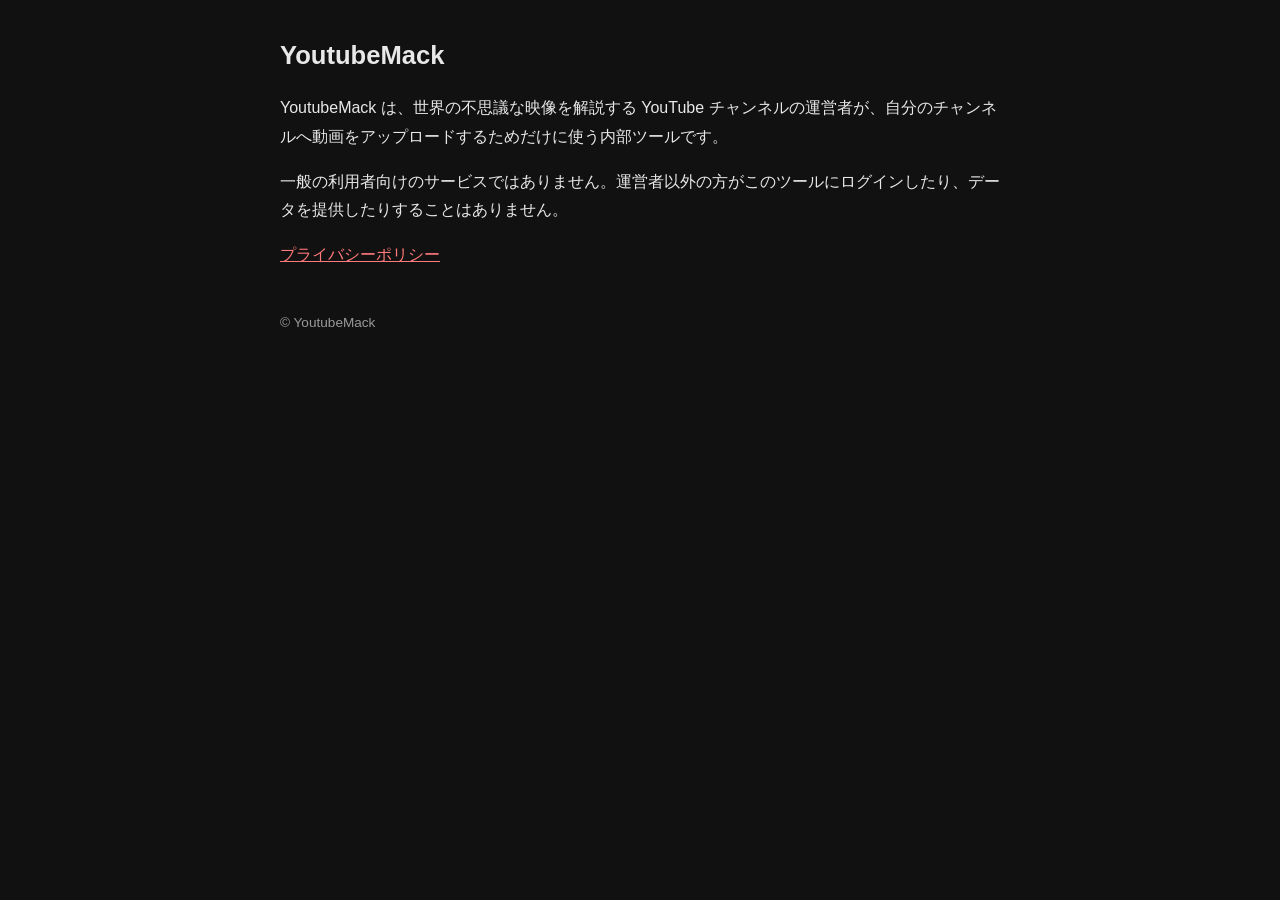
<file: index.html>
<!doctype html>
<html lang="ja"><head><meta charset="utf-8"><meta name="viewport" content="width=device-width,initial-scale=1">
<title>YoutubeMack</title><link rel="stylesheet" href="style.css"></head>
<body><main>
<h1>YoutubeMack</h1>
<p>YoutubeMack は、世界の不思議な映像を解説する YouTube チャンネルの運営者が、自分のチャンネルへ動画をアップロードするためだけに使う内部ツールです。</p>
<p>一般の利用者向けのサービスではありません。運営者以外の方がこのツールにログインしたり、データを提供したりすることはありません。</p>
<p><a href="privacy.html">プライバシーポリシー</a></p>
<footer>© YoutubeMack</footer>
</main></body></html>
</file>
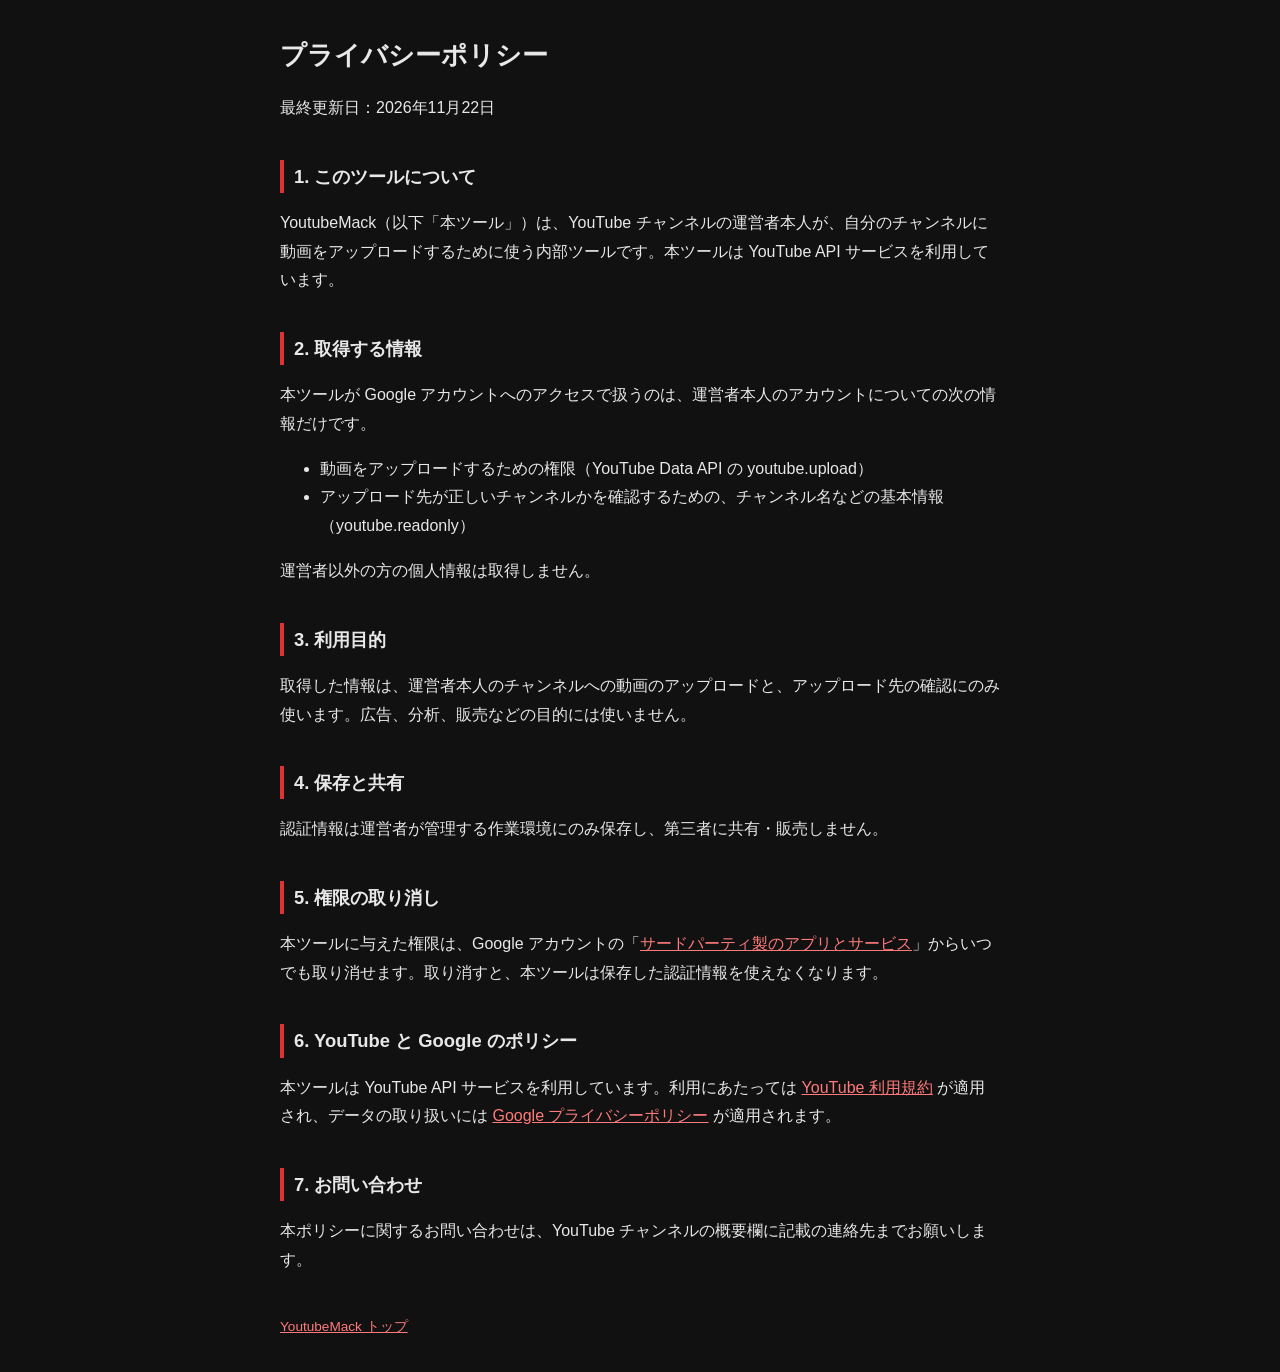
<file: privacy.html>
<!doctype html>
<html lang="ja"><head><meta charset="utf-8"><meta name="viewport" content="width=device-width,initial-scale=1">
<title>プライバシーポリシー｜YoutubeMack</title><link rel="stylesheet" href="style.css"></head>
<body><main>
<h1>プライバシーポリシー</h1>
<p>最終更新日：2026年11月22日</p>

<h2>1. このツールについて</h2>
<p>YoutubeMack（以下「本ツール」）は、YouTube チャンネルの運営者本人が、自分のチャンネルに動画をアップロードするために使う内部ツールです。本ツールは YouTube API サービスを利用しています。</p>

<h2>2. 取得する情報</h2>
<p>本ツールが Google アカウントへのアクセスで扱うのは、運営者本人のアカウントについての次の情報だけです。</p>
<ul>
<li>動画をアップロードするための権限（YouTube Data API の youtube.upload）</li>
<li>アップロード先が正しいチャンネルかを確認するための、チャンネル名などの基本情報（youtube.readonly）</li>
</ul>
<p>運営者以外の方の個人情報は取得しません。</p>

<h2>3. 利用目的</h2>
<p>取得した情報は、運営者本人のチャンネルへの動画のアップロードと、アップロード先の確認にのみ使います。広告、分析、販売などの目的には使いません。</p>

<h2>4. 保存と共有</h2>
<p>認証情報は運営者が管理する作業環境にのみ保存し、第三者に共有・販売しません。</p>

<h2>5. 権限の取り消し</h2>
<p>本ツールに与えた権限は、Google アカウントの「<a href="https://myaccount.google.com/permissions">サードパーティ製のアプリとサービス</a>」からいつでも取り消せます。取り消すと、本ツールは保存した認証情報を使えなくなります。</p>

<h2>6. YouTube と Google のポリシー</h2>
<p>本ツールは YouTube API サービスを利用しています。利用にあたっては <a href="https://www.youtube.com/t/terms">YouTube 利用規約</a> が適用され、データの取り扱いには <a href="https://policies.google.com/privacy">Google プライバシーポリシー</a> が適用されます。</p>

<h2>7. お問い合わせ</h2>
<p>本ポリシーに関するお問い合わせは、YouTube チャンネルの概要欄に記載の連絡先までお願いします。</p>

<footer><a href="index.html">YoutubeMack トップ</a></footer>
</main></body></html>
</file>
<file: style.css>
body{margin:0;background:#111;color:#e8e8e8;font-family:"Hiragino Sans","Noto Sans JP",sans-serif;line-height:1.8}
main{max-width:720px;margin:0 auto;padding:32px 16px}
h1{font-size:1.6rem;margin:0 0 8px}h2{font-size:1.15rem;margin-top:2em;border-left:4px solid #d33;padding-left:10px}
a{color:#ff7a7a}footer{margin-top:3em;font-size:.85rem;color:#999}
</file>
